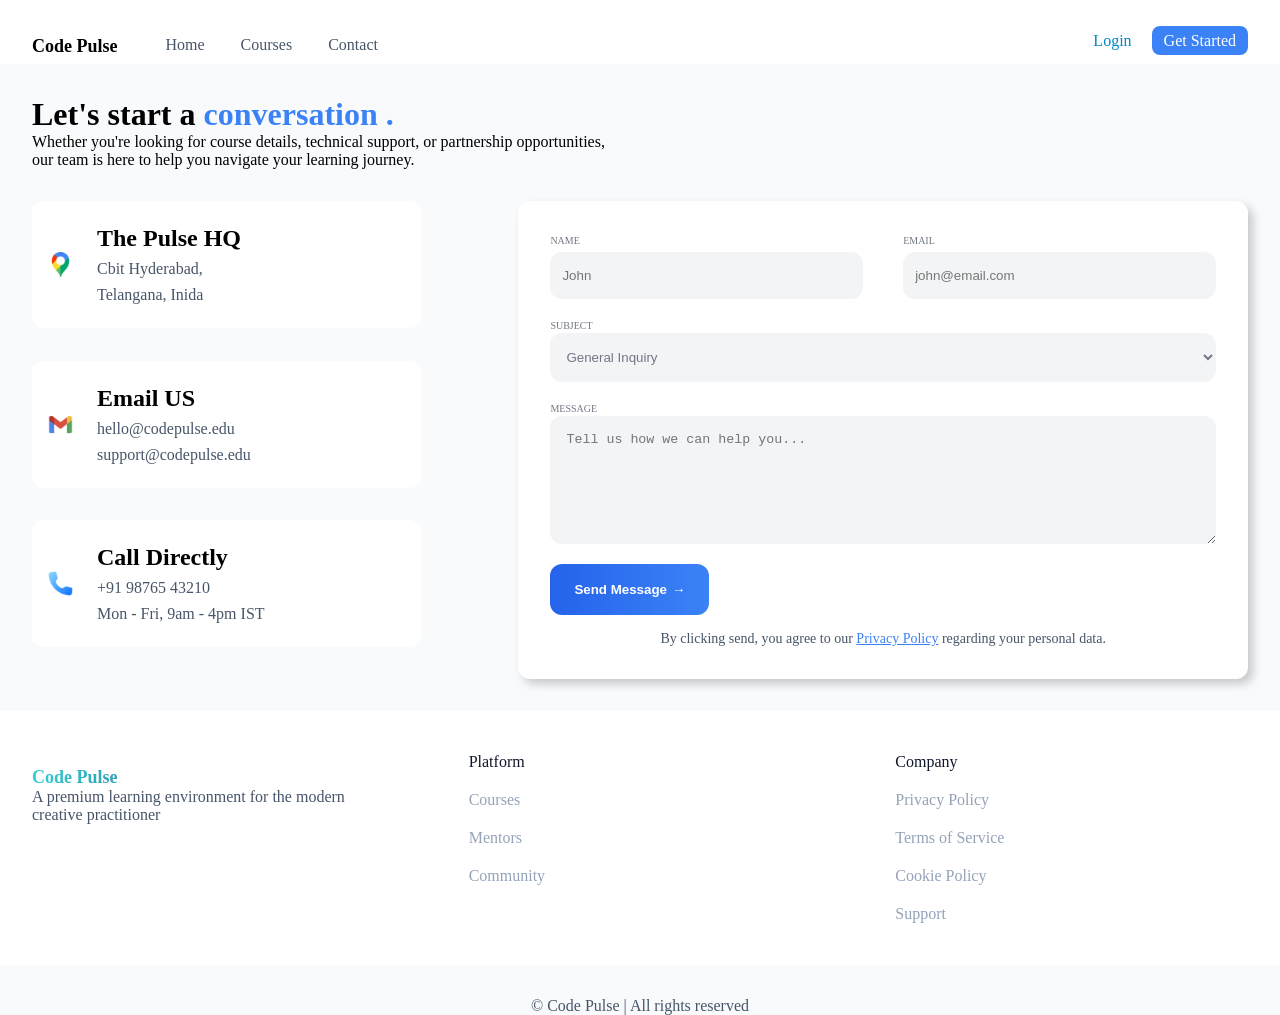
<file: contact.html>
<!DOCTYPE html>
<html lang="en">
<head>
    <meta charset="UTF-8">
    <meta name="viewport" content="width=device-width, initial-scale=1.0">
    <link rel="stylesheet" href="styles/header.css">
    <link rel="stylesheet" href="styles/footer.css">
    <link rel="stylesheet" href="styles/contact.css">
</head>
<body>
    <div id="header"></div>

    <h1 class="title">Let's start a <span class="toPrimary">conversation .</span></h1>
    <p class="title-description">Whether you're looking for course details, technical support, or partnership opportunities, <br> our team is here to help you navigate your learning journey.</p>
    <div class="main">
        <div class="company-details">
            <div class="contact-element">
                <img src="images/locationIcon.png" alt="">
                <div class="contact-details">
                    <h2>The Pulse HQ</h2>
                    <p>Cbit Hyderabad,</p>
                    <p>Telangana, Inida</p>
                </div>
            </div>
            <div class="contact-element">
                <img src="images/emailIcon.png" alt="">
                <div class="contact-details">
                    <h2>Email US</h2>
                    <p>hello@codepulse.edu</p>
                    <p>support@codepulse.edu</p>
                </div>
            </div>
            <div class="contact-element">
                <img src="images/contactIcon.png" alt="">
                <div class="contact-details">
                    <h2>Call Directly</h2>
                    <p>+91 98765 43210</p>
                    <p>Mon - Fri, 9am - 4pm IST</p>
                </div>
            </div>
        </div>
        <div id="form">
            <form>
                <div class="name-email">
                    <label for="name">NAME</label>
                    <label for="email">EMAIL</label>
                    <input id="username" type="text" for="name" class="base-style" placeholder="John" required>
                    <input id="user-email" type="eamil" for="email" class="base-style" placeholder="john@email.com" required>
                    <p id="username-message-box"></p>
                    <p id="user-email-message-box"></p>
                </div>
                <label for="subject">SUBJECT</label><br>
                <select name="subject" class="base-style">
                    <option value="1">General Inquiry</option>
                    <option value="2">Course Enrollment</option>
                    <option value="3">Technical Support</option>
                    <option value="4">Business Partnership</option>
                </select>
                <label for="message">MESSAGE</label>
                <textarea id="textarea-message" class="base-style" name="message" placeholder="Tell us how we can help you..."></textarea>
                <p id="textarea-message-box"></p>
                <button class="btn-primary" type="submit">Send Message <span class="arrow">→</span></button>
            </form>
            <p class="terms-conditions">By clicking send, you agree to our <a href="#">Privacy Policy</a> regarding your personal data.</p>
            
        </div>
    </div>
    <div id="footer"></div>
    <script src="scripts/contact.js" type="module"></script>
</body>
</html>
</file>
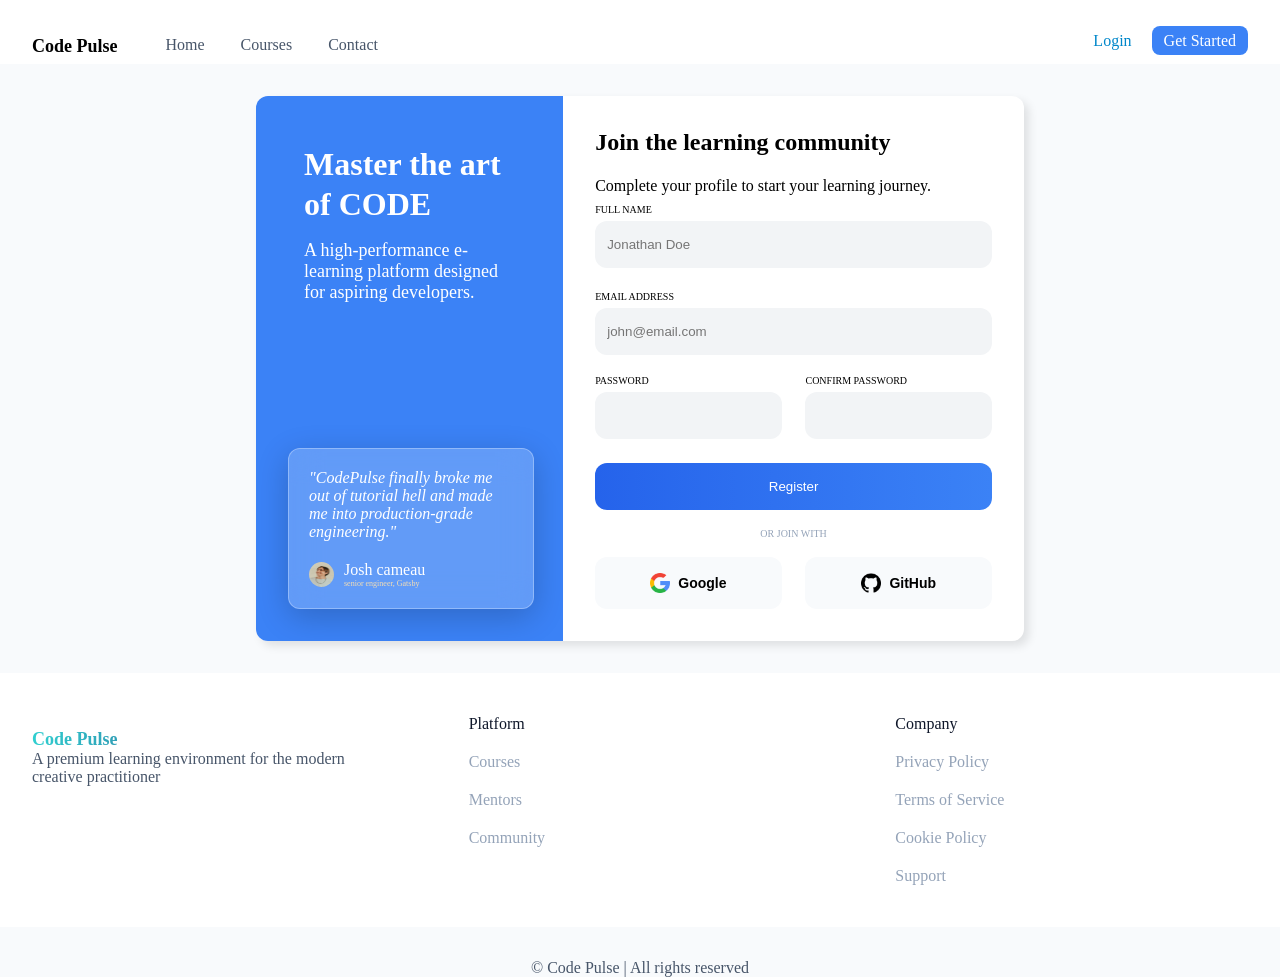
<file: login.html>
<!DOCTYPE html>
<html lang="en">
<head>
    <meta charset="UTF-8">
    <meta name="viewport" content="width=device-width, initial-scale=1.0">
    <link rel="stylesheet" href="styles/header.css">
    <link rel="stylesheet" href="styles/footer.css">
    <link rel="stylesheet" href="styles/login.css">
</head>
<body>
    <div id="header"></div>
    <div class="login-form">
        <div class="leftPart-login-form">
            <h1>Master the art of CODE</h1>
            <p>A high-performance e-learning platform designed for aspiring developers.</p>
            <div class="glassy">
                <i>"CodePulse finally broke me out of tutorial hell and made me into production-grade engineering."</i>
                <div class="commentor">
                    <img src="images/commentor.png" alt="">
                    <div class="commentor-details">
                        <p class="commentor-name">Josh cameau</p>
                        <p class="commentor-designation">senior engineer, Gatsby</p>
                    </div>
                </div>
            </div>
        </div>
        <div id="enroll-form">
            <form>
                <h1>Join the learning community</h1>
                <p>Complete your profile to start your learning journey.</p>
                <label for="fname">FULL NAME </label><br>
                <input id="username" type="text" placeholder="Jonathan Doe" name="fname" required><br><br>
                <p id="username-message-box"></p>
                <label for="email">EMAIL ADDRESS </label><br>
                <input id="user-email" type="email" placeholder="john@email.com" name="email" required><br><br>
                <p id="user-email-message-box"></p>
                <div class="password-section">
                    <label for="password">PASSWORD </label>
                    <label for="confirm-password">CONFIRM PASSWORD </label>
                    <input id="user-password" type="password" name="password" required>
                    <input id="user-confirm-password" type="password" name="confirm-password" required>
                    <p id="password-message-box"></p>
                    <p id="confirm-password-message-box"></p>
                </div>
                <button class="btn-primary" id="register-btn" type="submit">Register</button>
            </form>
            <div class="or-options">
                <p id="or-options-text">OR JOIN WITH</p>
            </div>
            <div class="signin-options">
                <button class="signin-btn with-google"><img src="images/googleLogo.png" alt="" class="signin-options-logo">Google</button>
                <button class="signin-btn with-github"><img src="images/githubLogo.png" alt="" class="signin-options-logo">GitHub</button>
            </div>
        </div>
    </div>
    <div id="footer"></div>
    <script src="scripts/login.js" type="module"></script>
</body>
</html>
</file>
<file: styles/header.css>
*{
    box-sizing: border-box;
    margin: 0;
    padding: 0;
}

:root{
    --primary-text-clr: #0f172a;
    --secondary-text-clr: #475569;
    --muted-text-clr: #94a3b8;
    --color-primary: #3b82f6;
    --color-primary-hover: #2563eb;
    --color-bg: #ffffff;
    --color-bg-alt: #f8fafc;
    --color-border: #e2e8f0;
    --color-success: #10b981; 
    --color-error: #ef4444;
}

header{
    padding: 2rem;
    display: flex;
    justify-content: space-between;
    background-color: var(--color-bg);
    height: 4rem;
    width: 100%;
}

.left-part{
    display: flex;
    margin-top: 4px;
}

.brand-name{
    font-size: 18px;
    font-weight: bold;
    margin-right: 2rem;
}

.navbar a, .login-option{
    text-decoration: none;
    color: var(--secondary-text-clr);
    margin: 1rem;
}

.get-started-btn{
    text-decoration: none;
    padding: 6px 12px;
    border-radius: 8px;
    background-color: var(--color-primary);
    color: var(--color-bg);
    border: none;
    transition: background-color 0.2s ease-in-out;
    &:hover{
        background-color: var(--color-primary-hover);
    }
    cursor: pointer;
}

.hover-underline-animation {
    position: relative;
    color: #0087ca;
    text-decoration: none;
}
  
.hover-underline-animation::after {
    content: '';
    position: absolute;
    width: 100%;
    transform: scaleX(0);
    height: 2px;
    bottom: 0;
    left: 0;
    background-color: #0087ca;
    transform-origin: bottom right;
    transition: transform 0.25s ease-out;
}
  
.hover-underline-animation:hover::after {
    transform: scaleX(1);
    transform-origin: bottom left;
}
</file>
<file: styles/footer.css>
/* :root{
    --primary-text-clr: #0f172a;
    --secondary-text-clr: #475569;
    --muted-text-clr: #94a3b8;
    --color-primary: #3b82f6;
    --color-primary-hover: #2563eb;
    --color-bg: #ffffff;
    --color-bg-alt: #f8fafc;
    --color-border: #e2e8f0;
    --color-success: #10b981; 
    --color-error: #ef4444;
} */

.grid{
    margin-top: 2rem;
    display: grid;
    grid-template-columns: repeat(3, 1fr);
    &>div{
        padding: 2rem;
    }
    background-color: var(--color-bg);
}
.brand-title{
    margin-top: 1.5rem;
    color: var(--primary-text-clr);
    font-size: 18px;
    font-weight: 600;
    background: linear-gradient(to right,#30cfd0, #330867);
    background-clip: text;
    -webkit-background-clip: text;
    color: transparent;
    -webkit-text-fill-color: transparent;
}
.description{
    color: var(--secondary-text-clr);
}
li{
    padding: 10px;
    color: var(--muted-text-clr);
}
ul{
    list-style: none;
    .first-child{
        color: var(--primary-text-clr)
    }
}
.copyright-message{
    color: var(--secondary-text-clr);
    display: flex;
    margin-top: 2rem;
    justify-content: center;
    align-items: center;
}
</file>
<file: styles/contact.css>
.toPrimary{
    color: var(--color-primary);
}
body{
    background-color: var(--color-bg-alt);    
}
.main{
    margin: 2rem;
    display: grid;
    grid-template-columns: 40% 60%;
}
.title, .title-description{
    margin-left: 2rem;
}
.title{
    margin-top: 2rem;
}
#form{
    padding: 2rem;
    background-color: var(--color-bg);
    border-radius: 12px;
    box-shadow: 5px 5px 10px rgb(0, 0, 0, 0.2);
    &>form {
        color: #727785;
        *{color: inherit}
        button{
            color: white;
        }
        h1{
            font-size: 24px;
            font-weight: bold;
            line-height: 1.2;
        }
        p{
            font-size: 16px;
            line-height: 26px;
        }
        label{
            font-size: 10px;
            line-height: 15px;
        }
        input{
            margin-top: 4px;
        }
        select{
            width: 100%;
            padding: 16px 12px;
        }
        textarea{
            height: 8rem;
            padding: 1rem;
        }
    }
}
.base-style{
    width: 100%;
    padding: 16px 12px;
    background-color: #F2F4F6;
    border-radius: 12px;
    border: none;
    margin-bottom: 1rem;
}
.name-email{
    display: grid;
    grid-template-columns: 47% 47%;
    column-gap: 6%;
}
.btn-primary{
    background: linear-gradient(to right, var(--color-primary-hover), var(--color-primary));
    border-radius: 12px;
    padding: 18px 24px;
    color: white;
    border: none;
    cursor: pointer;
    display: flex;
    align-items: center;
    justify-content: space-between;
    font-weight: bold;
    &:hover{
        .arrow {
            transform: translateX(10px); 
        }
    }
}
.send-message-icon{
    width: 20px;
    margin-left: 10px;
    color: white;
    overflow: hidden;
    transition: transform 0.3s ease;
}
.arrow {
    display: inline-block;
    margin-left: 5px;
    transition: transform 0.3s ease;
}
.company-details{
    display: flex;
    flex-direction: column;
    justify-content: space-between;
}
.contact-element{
    width: 80%;
    display: flex;
    align-items: center;
    padding: 1rem;
    background-color: var(--color-bg);
    border-radius: 12px;
    img{
        width: 25px;
        height: 25px;
        margin-right: 1rem;
        transition: width 0.3s ease,
                    height 0.3s ease;
    }
    &:hover{
        &>img{
            width: 35px;
            height: 35px;
        }
    }
    margin-bottom: 2rem;
}
.contact-details{
    &>*{margin: 0.5rem}
    p{
        color: var(--secondary-text-clr);
    }
}
.terms-conditions{
    margin-top: 1rem;
   text-align: center;
   font-size: 14px; 
   color: var(--secondary-text-clr);
    &>a{
        color: var(--color-primary);
    }
}
</file>
<file: styles/login.css>
body{
    background-color: var(--color-bg-alt);
}

.login-form{
    width: 60%;
    display: grid;
    grid-template-columns: 40% 60%;
    margin: 2rem auto;
    border-radius: 12px;
    overflow: hidden;
    background-color: var(--color-bg);
    box-shadow: 5px 5px 10px rgba(0,0,0,0.1);
}

.leftPart-login-form{
    position: relative;
    background-color: var(--color-primary);
    padding: 3rem;
    display: flex;
    flex-direction: column;
    &>h1{
        color: white;
        font-weight: bold;
        font-size: 32px;
        line-height: 40px;
    }
    &>p{
        margin: 1rem 0 ;
        color: white;
        font-size: 18px;
    }
    &>img{
        width: 300px;
        align-self: center;
        border-radius: 24px;
    }
}
#enroll-form{
    padding: 2rem;
    &>form {
        h1{
            font-size: 24px;
            font-weight: bold;
            line-height: 1.2;
            margin-bottom: 1rem;
        }
        p{
            font-size: 16px;
            line-height: 26px;
        }
        label{
            font-size: 10px;
            line-height: 15px;
        }
        input{
            margin-top: 4px;
            width: 100%;
            padding: 16px 12px;
            background-color: #F2F4F6;
            border-radius: 12px;
            border: none;
        }
    }
}
.password-section{
    display: grid;
    grid-template-columns: 47% 47%;
    column-gap: 6%;
}
.btn-primary{
    background: linear-gradient(to right, var(--color-primary-hover), var(--color-primary));
    width: 100%;
    border-radius: 12px;
    padding: 16px 12px;
    color: white;
    border: none;
    cursor: pointer;
}
#register-btn{
    margin-top: 1.5rem;
}
.or-options{
    display: flex;
    justify-content: center;
}
#or-options-text{
    color: var(--muted-text-clr);
    line-height: 15px;
    font-size: 10px;
    margin: 1rem auto;
}
.signin-btn{
    padding: 16px 12px;
    display: flex;
    justify-content: center;
    align-items: center;
    gap: 8px;
    border-radius: 12px;
    border: none;
    cursor: pointer;
    font-size: 14px;
    font-weight: bold;
    background-color: var(--color-bg-alt);
    transition: background-color 0.5s ease;
    &:hover{
        background-color: var(--color-border);
    }
    align-self: flex-start;
}
.signin-options-logo{
    width: 20px;
}
.signin-options{
    display: grid;
    grid-template-columns: 47% 47%;
    column-gap: 6%;
}
.title{
    color: white;
}
.glassy{
    position: absolute;
    bottom: 2rem;
    left: 2rem;
    width: 80%;
    background: rgba(255, 255, 255, 0.2);
    backdrop-filter: blur(16px);
    border: 1px solid rgba(255, 255, 255, 0.3);
    border-radius: 12px;
    box-shadow: 0 8px 32px rgba(0, 0, 0, 0.2);
    padding: 20px;
    color: #fff;
}
.commentor{
    display: flex;
    align-items: center;
    margin-top: 20px;
    img{
        width: 25px;
        height: 25px;
        border-radius: 50%;
        margin-right: 10px;
    }
}
.commentor-designation{
    color: wheat;
    font-size: 8px;
}
</file>
